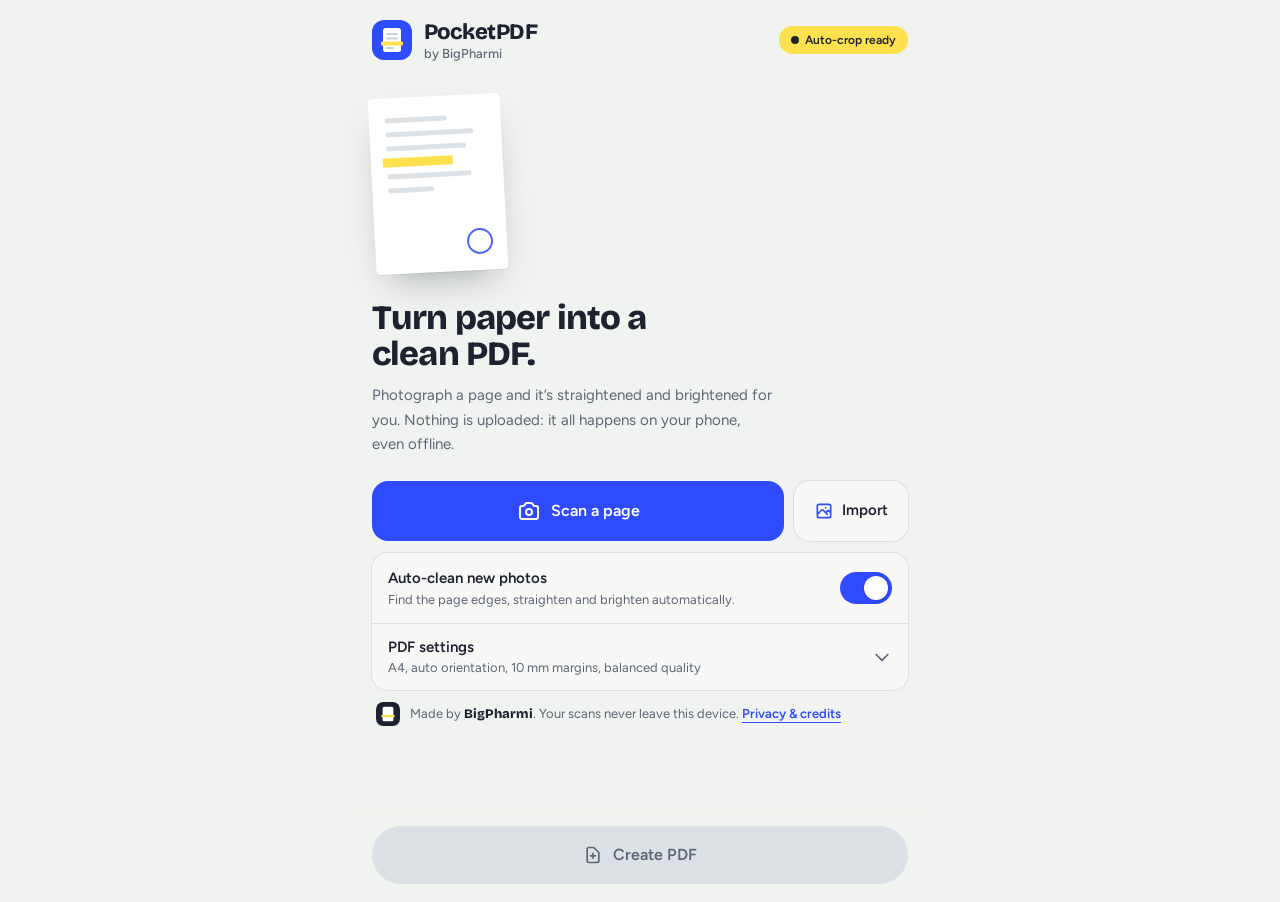
<file: index.html>
<!DOCTYPE html>
<html lang="en">
<head>
  <meta charset="UTF-8" />
  <meta name="viewport" content="width=device-width, initial-scale=1.0, viewport-fit=cover" />
  <title>PocketPDF Scanner by BigPharmi</title>
  <meta name="description" content="Scan paper into clean PDFs on your phone. Cropping, clean-up and PDF creation all happen on your device. Made by BigPharmi." />
  <meta name="author" content="BigPharmi" />
  <meta name="app-version" content="v2.1.2" />
  <meta name="theme-color" content="#F1F3F0" />
  <meta name="apple-mobile-web-app-capable" content="yes" />
  <meta name="mobile-web-app-capable" content="yes" />
  <meta name="apple-mobile-web-app-status-bar-style" content="default" />
  <meta name="apple-mobile-web-app-title" content="PocketPDF" />
  <link rel="manifest" href="manifest.webmanifest" />
  <link rel="icon" type="image/png" sizes="192x192" href="icons/icon-192.png" />
  <link rel="apple-touch-icon" href="icons/apple-touch-icon.png" />
  <link rel="preload" href="fonts/bricolage-grotesque-latin-800-normal.woff2" as="font" type="font/woff2" crossorigin />
  <link rel="preload" href="fonts/figtree-latin-500-normal.woff2" as="font" type="font/woff2" crossorigin />
  <link rel="stylesheet" href="css/app.css" />

  <script src="vendor/Sortable.min.js" defer></script>
  <script src="js/imaging.js" defer></script>
  <script src="js/app.js" defer></script>
</head>
<body class="bg-paper text-graphite font-sans antialiased min-h-screen flex flex-col selection:bg-hilite selection:text-graphite">

  <noscript>
    <p class="m-5 p-4 rounded-xl bg-sheet text-sm">PocketPDF needs JavaScript turned on.</p>
  </noscript>

  <input type="file" id="cameraInput" accept="image/*" capture="environment" class="hidden" aria-hidden="true" tabindex="-1" />
  <input type="file" id="galleryInput" accept="image/*,.heic,.heif" multiple class="hidden" aria-hidden="true" tabindex="-1" />

  <!-- ==================== HEADER ==================== -->
  <header class="pt-safe-header">
    <div class="max-w-xl mx-auto px-5 pt-5 pb-2 flex items-center justify-between gap-3">
      <div class="flex items-center gap-3 min-w-0">
        <svg class="w-10 h-10 shrink-0" viewBox="0 0 40 40" aria-hidden="true">
          <rect width="40" height="40" rx="12" fill="#2F4BFF" />
          <rect x="11" y="8" width="18" height="24" rx="2.5" fill="#fff" />
          <rect x="14" y="13" width="12" height="2" rx="1" fill="#C9D0DA" />
          <rect x="14" y="17.5" width="12" height="2" rx="1" fill="#C9D0DA" />
          <rect x="9" y="21.5" width="22" height="4" rx="1" fill="#FFE14D" />
          <rect x="14" y="27" width="8" height="2" rx="1" fill="#C9D0DA" />
        </svg>
        <div class="min-w-0 leading-none">
          <h1 class="font-display text-[1.375rem] font-extrabold tracking-tight">PocketPDF</h1>
          <p class="mt-1 text-[13px] font-medium text-muted">by BigPharmi</p>
        </div>
      </div>

      <div id="engineStatusPill" role="status" class="inline-flex items-center gap-1.5 px-3 py-1.5 rounded-full bg-sheet text-xs font-semibold text-muted">
        <span id="engineStatusDot" class="w-2 h-2 rounded-full bg-line"></span>
        <span id="engineStatusText">Starting auto-crop</span>
      </div>
    </div>
  </header>

  <!-- ==================== MAIN ==================== -->
  <main id="mainArea" class="flex-1 w-full max-w-xl mx-auto px-5 pt-3 pb-36">

    <!-- Empty-state hero: a sheet being scanned -->
    <section id="emptyState" class="pt-4 pb-6">
      <div class="hero-sheet-wrap" aria-hidden="true">
        <div class="hero-sheet">
          <span class="hero-line w-[62%]"></span>
          <span class="hero-line w-[88%]"></span>
          <span class="hero-line w-[80%]"></span>
          <span class="hero-line hero-line--mark w-[70%]"></span>
          <span class="hero-line w-[84%]"></span>
          <span class="hero-line w-[46%]"></span>
          <span class="hero-stamp"></span>
          <span class="hero-beam"></span>
        </div>
      </div>
      <h2 class="mt-7 font-display text-[2.125rem] leading-[1.05] font-extrabold tracking-tight max-w-[16ch]">Turn paper into a clean PDF.</h2>
      <p class="mt-3 text-[15px] leading-relaxed text-muted max-w-[40ch]">
        Photograph a page and it’s straightened and brightened for you. Nothing is uploaded: it all happens on your phone, even offline.
      </p>
    </section>

    <!-- Capture -->
    <section aria-label="Add pages" class="grid grid-cols-[1fr_auto] gap-2.5">
      <button id="takePhotoBtn" type="button"
        class="min-h-[60px] px-5 rounded-2xl bg-ultra hover:bg-ultradark active:scale-[0.98] text-white font-semibold text-base flex items-center justify-center gap-2.5 transition">
        <svg class="w-6 h-6 shrink-0" fill="none" viewBox="0 0 24 24" stroke="currentColor" stroke-width="1.9" aria-hidden="true">
          <path stroke-linecap="round" stroke-linejoin="round" d="M3 9a2 2 0 012-2h.93a2 2 0 001.664-.89l.812-1.22A2 2 0 0110.07 4h3.86a2 2 0 011.664.89l.812 1.22A2 2 0 0018.07 7H19a2 2 0 012 2v9a2 2 0 01-2 2H5a2 2 0 01-2-2V9z" />
          <path stroke-linecap="round" stroke-linejoin="round" d="M15 13a3 3 0 11-6 0 3 3 0 016 0z" />
        </svg>
        <span>Scan a page</span>
      </button>
      <button id="addPhotosBtn" type="button"
        class="min-h-[60px] px-5 rounded-2xl bg-sheet hover:bg-white active:scale-[0.98] text-graphite font-semibold text-[15px] flex items-center justify-center gap-2 transition ring-1 ring-line">
        <svg class="w-5 h-5 shrink-0 text-ultra" fill="none" viewBox="0 0 24 24" stroke="currentColor" stroke-width="2" aria-hidden="true">
          <path stroke-linecap="round" stroke-linejoin="round" d="M4 16l4.586-4.586a2 2 0 012.828 0L16 16m-2-2l1.586-1.586a2 2 0 012.828 0L20 14m-6-6h.01M6 20h12a2 2 0 002-2V6a2 2 0 00-2-2H6a2 2 0 00-2 2v12a2 2 0 002 2z" />
        </svg>
        <span>Import</span>
      </button>
    </section>

    <!-- Options: grouped list -->
    <section aria-label="Options" class="mt-3 rounded-2xl bg-sheet ring-1 ring-line overflow-hidden">
      <div class="px-4 py-3.5 flex items-center justify-between gap-4">
        <div class="min-w-0">
          <p id="autoScanLabel" class="text-[15px] font-semibold">Auto-clean new photos</p>
          <p id="autoScanDesc" class="text-[13px] leading-snug text-muted mt-0.5">Find the page edges, straighten and brighten automatically.</p>
        </div>
        <label class="relative inline-flex items-center cursor-pointer shrink-0">
          <input type="checkbox" id="autoScanToggle" class="sr-only peer" role="switch" aria-labelledby="autoScanLabel" aria-describedby="autoScanDesc" checked />
          <span class="toggle-track"></span>
        </label>
      </div>

      <button id="settingsToggleBtn" type="button" aria-expanded="false" aria-controls="settingsBody"
        class="w-full min-h-[56px] px-4 py-3 flex items-center justify-between gap-3 text-left border-t border-line hover:bg-paper/60 transition-colors">
        <div class="min-w-0">
          <p class="text-[15px] font-semibold">PDF settings</p>
          <p id="settingsSummary" class="text-[13px] text-muted truncate">A4, auto orientation, 10 mm margins, balanced quality</p>
        </div>
        <svg id="settingsChevron" class="w-5 h-5 text-muted shrink-0 transition-transform duration-200" fill="none" viewBox="0 0 24 24" stroke="currentColor" stroke-width="2" aria-hidden="true">
          <path stroke-linecap="round" stroke-linejoin="round" d="M19 9l-7 7-7-7" />
        </svg>
      </button>

      <div id="settingsBody" class="hidden px-4 pb-4 pt-1 space-y-3.5">
        <div>
          <label for="filenameInput" class="field-label">File name</label>
          <div class="relative flex items-center">
            <input type="text" id="filenameInput" autocomplete="off" class="field pr-12" placeholder="scan_2026-01-01" />
            <span class="absolute right-3.5 text-sm font-medium text-muted pointer-events-none" aria-hidden="true">.pdf</span>
          </div>
        </div>
        <div class="grid grid-cols-2 gap-3">
          <div>
            <label for="pageSizeSelect" class="field-label">Page size</label>
            <select id="pageSizeSelect" class="field">
              <option value="a4" selected>A4</option>
              <option value="letter">US Letter</option>
              <option value="fit">Fit to photo</option>
            </select>
          </div>
          <div>
            <label for="orientationSelect" class="field-label">Orientation</label>
            <select id="orientationSelect" class="field disabled:opacity-50">
              <option value="auto" selected>Auto</option>
              <option value="portrait">Portrait</option>
              <option value="landscape">Landscape</option>
            </select>
          </div>
          <div>
            <label for="marginSelect" class="field-label">Margins</label>
            <select id="marginSelect" class="field">
              <option value="0">None</option>
              <option value="10" selected>10 mm</option>
              <option value="20">20 mm</option>
            </select>
          </div>
          <div>
            <label for="qualitySelect" class="field-label">Quality</label>
            <select id="qualitySelect" class="field">
              <option value="high">High</option>
              <option value="balanced" selected>Balanced</option>
              <option value="small">Smallest file</option>
            </select>
          </div>
        </div>
        <p class="text-[13px] text-muted leading-snug">Black &amp; white pages are always kept lossless, so text stays sharp.</p>
      </div>
    </section>

    <!-- Credit -->
    <footer class="mt-3 px-1 flex items-center gap-2.5 text-[13px] text-muted">
      <svg class="w-6 h-6 shrink-0" viewBox="0 0 40 40" aria-hidden="true">
        <rect width="40" height="40" rx="12" fill="#1E2230" />
        <rect x="11" y="8" width="18" height="24" rx="2.5" fill="#fff" />
        <rect x="9" y="21.5" width="22" height="4" rx="1" fill="#FFE14D" />
      </svg>
      <p>Made by <span class="font-display font-extrabold text-graphite">BigPharmi</span>. Your scans never leave this device. <a href="about.html" class="font-semibold text-ultra underline underline-offset-4 whitespace-nowrap">Privacy &amp; credits</a></p>
    </footer>

    <!-- Pages -->
    <section aria-label="Your pages" class="mt-8">
      <div id="queueHeader" class="hidden mb-3 flex items-baseline justify-between gap-3">
        <h2 class="font-display text-xl font-extrabold tracking-tight">Your pages <span id="queueCountLabel" class="text-muted font-bold">0</span></h2>
        <button id="clearAllBtn" type="button" class="hidden min-h-[40px] px-2 text-sm font-semibold text-danger hover:underline underline-offset-4">Clear all</button>
      </div>
      <p id="reorderHint" class="hidden -mt-1 mb-3 text-[13px] text-muted">Tap a page to crop or clean it up. Press and hold to drag it into a new order.</p>
      <div id="pageList" class="grid grid-cols-2 gap-x-3 gap-y-5"></div>
    </section>

  </main>

  <!-- ==================== FLOATING CREATE BUTTON ==================== -->
  <div class="fixed bottom-0 inset-x-0 z-30 pointer-events-none pb-safe">
    <div class="max-w-xl mx-auto px-5 pt-6 bg-gradient-to-t from-paper from-55% via-paper/95 to-transparent">
      <button id="createPdfBtn" type="button" disabled
        class="pointer-events-auto w-full min-h-[58px] px-5 rounded-full bg-graphite hover:bg-black active:scale-[0.98] disabled:bg-line disabled:text-muted disabled:active:scale-100 disabled:cursor-not-allowed text-white font-semibold text-base flex items-center justify-center gap-2.5 transition shadow-float disabled:shadow-none">
        <svg class="w-5 h-5 shrink-0" fill="none" viewBox="0 0 24 24" stroke="currentColor" stroke-width="2" aria-hidden="true">
          <path stroke-linecap="round" stroke-linejoin="round" d="M9 13h6m-3-3v6m5 5H7a2 2 0 01-2-2V5a2 2 0 012-2h5.586a1 1 0 01.707.293l5.414 5.414a1 1 0 01.293.707V19a2 2 0 01-2 2z" />
        </svg>
        <span id="createPdfLabel">Create PDF</span>
      </button>
    </div>
  </div>

  <!-- ==================== EDITOR (crop + clean up) ==================== -->
  <div id="studioModal" role="dialog" aria-modal="true" aria-label="Edit page"
    class="hidden fixed inset-0 z-50 bg-studio text-white flex flex-col">
    <div class="pt-safe px-3 pb-3 flex items-center justify-between gap-2 shrink-0">
      <button id="studioCloseBtn" type="button" aria-label="Cancel editing"
        class="min-h-[44px] min-w-[44px] px-3 rounded-full text-white/75 hover:text-white hover:bg-studio2 text-sm font-semibold flex items-center justify-center gap-1 transition-colors">
        <svg class="w-5 h-5" fill="none" viewBox="0 0 24 24" stroke="currentColor" stroke-width="2" aria-hidden="true">
          <path stroke-linecap="round" stroke-linejoin="round" d="M6 18L18 6M6 6l12 12" />
        </svg>
        <span class="hidden sm:inline">Cancel</span>
      </button>

      <div class="bg-studio2 p-1 rounded-full flex items-center" role="tablist" aria-label="Editing step">
        <button id="tabCropBtn" type="button" role="tab" aria-selected="true" class="seg-tab">Crop</button>
        <button id="tabFilterBtn" type="button" role="tab" aria-selected="false" class="seg-tab">Clean up</button>
      </div>

      <button id="studioPrimaryBtn" type="button"
        class="min-h-[44px] px-5 rounded-full bg-ultra hover:bg-ultradark active:scale-95 text-white text-sm font-semibold transition">
        Next
      </button>
    </div>

    <!-- Crop -->
    <div id="studioCropPane" class="flex-1 flex flex-col min-h-0 relative">
      <div id="cropStage" class="flex-1 relative min-h-0 w-full flex items-center justify-center p-4 overflow-hidden">
        <canvas id="cropCanvas" class="block rounded-md" aria-label="Drag the corner or edge handles to fit the page"></canvas>

        <div id="cropLoading" class="hidden absolute inset-0 flex items-center justify-center">
          <div class="busy-chip"><span class="busy-dot"></span><span>Opening page</span></div>
        </div>

        <div id="loupeContainer" aria-hidden="true"
          class="hidden fixed z-50 pointer-events-none w-[116px] h-[116px] rounded-full ring-4 ring-hilite overflow-hidden bg-studio">
          <canvas id="loupeCanvas" width="116" height="116" class="w-full h-full block"></canvas>
        </div>
      </div>

      <div class="px-4 pt-2 pb-safe shrink-0">
        <p class="text-center text-[13px] text-white/60 mb-3">Drag the yellow handles to the page edges.</p>
        <div class="max-w-md mx-auto grid grid-cols-4 gap-2">
          <button id="cropAutoBtn" type="button" class="studio-tool">
            <svg class="w-5 h-5" fill="none" viewBox="0 0 24 24" stroke="currentColor" stroke-width="1.9" aria-hidden="true">
              <path stroke-linecap="round" stroke-linejoin="round" d="M5 3v4M3 5h4M6 17v4m-2-2h4m5-16l2.286 6.857L21 12l-5.714 2.143L13 21l-2.286-6.857L5 12l5.714-2.143L13 3z" />
            </svg>
            <span>Auto-find</span>
          </button>
          <button id="cropFullBtn" type="button" class="studio-tool">
            <svg class="w-5 h-5" fill="none" viewBox="0 0 24 24" stroke="currentColor" stroke-width="1.9" aria-hidden="true">
              <path stroke-linecap="round" stroke-linejoin="round" d="M4 8V4m0 0h4M4 4l5 5m11-1V4m0 0h-4m4 0l-5 5M4 16v4m0 0h4m-4 0l5-5m11 5l-5-5m5 5v-4m0 4h-4" />
            </svg>
            <span>Whole photo</span>
          </button>
          <button id="cropRotateBtn" type="button" class="studio-tool">
            <svg class="w-5 h-5" fill="none" viewBox="0 0 24 24" stroke="currentColor" stroke-width="1.9" aria-hidden="true">
              <path stroke-linecap="round" stroke-linejoin="round" d="M4 4v5h.582m15.356 2A8.001 8.001 0 004.582 9m0 0H9m11 11v-5h-.581m0 0a8.003 8.003 0 01-15.357-2m15.357 2H15" />
            </svg>
            <span>Rotate</span>
          </button>
          <button id="cropAspectBtn" type="button" class="studio-tool" aria-label="Page shape: as photographed. Tap to change">
            <svg class="w-5 h-5" fill="none" viewBox="0 0 24 24" stroke="currentColor" stroke-width="1.9" aria-hidden="true">
              <rect x="6" y="3" width="12" height="18" rx="1.5" stroke-linejoin="round" />
            </svg>
            <span id="cropAspectLabel">Shape: auto</span>
          </button>
        </div>
      </div>
    </div>

    <!-- Clean up -->
    <div id="studioFilterPane" class="hidden flex-1 flex flex-col min-h-0">
      <div class="flex-1 min-h-0 w-full flex items-center justify-center p-5 overflow-hidden relative">
        <canvas id="filterPreviewCanvas" class="max-w-full max-h-full object-contain rounded-[3px] bg-white shadow-sheet" aria-label="Cleaned-up page preview"></canvas>
        <div id="filterLoadingBadge" class="hidden absolute inset-0 bg-studio/60 flex items-center justify-center">
          <div class="busy-chip"><span class="busy-dot"></span><span>Straightening page</span></div>
        </div>
      </div>

      <div class="px-4 pt-1 pb-safe space-y-4 shrink-0">
        <div class="max-w-md mx-auto space-y-4">
          <div id="filterPills" class="flex items-center gap-2 overflow-x-auto no-scrollbar -mx-1 px-1 pb-0.5" role="group" aria-label="Look">
            <button type="button" data-filter="magic" aria-pressed="false" class="filter-pill">Bright</button>
            <button type="button" data-filter="bw" aria-pressed="false" class="filter-pill">Black &amp; white</button>
            <button type="button" data-filter="grayscale" aria-pressed="false" class="filter-pill">Grey</button>
            <button type="button" data-filter="lighten" aria-pressed="false" class="filter-pill">Lighter</button>
            <button type="button" data-filter="original" aria-pressed="false" class="filter-pill">Original</button>
          </div>

          <div class="grid grid-cols-2 gap-5">
            <div class="space-y-1.5">
              <div class="flex items-center justify-between text-[13px] font-medium text-white/70">
                <label for="brightnessSlider">Brightness</label>
                <span id="brightnessVal" class="tabular-nums text-white">0</span>
              </div>
              <input id="brightnessSlider" type="range" min="-50" max="50" value="0" class="scanner-slider w-full" />
            </div>
            <div class="space-y-1.5">
              <div class="flex items-center justify-between text-[13px] font-medium text-white/70">
                <label for="contrastSlider">Contrast</label>
                <span id="contrastVal" class="tabular-nums text-white">0</span>
              </div>
              <input id="contrastSlider" type="range" min="-50" max="50" value="0" class="scanner-slider w-full" />
            </div>
          </div>

          <button id="saveNextBtn" type="button"
            class="hidden w-full min-h-[50px] px-4 rounded-full bg-studio2 hover:bg-studio3 active:scale-[0.98] text-white text-[15px] font-semibold flex items-center justify-center gap-2 transition">
            <svg class="w-5 h-5 text-hilite" fill="none" viewBox="0 0 24 24" stroke="currentColor" stroke-width="1.9" aria-hidden="true">
              <path stroke-linecap="round" stroke-linejoin="round" d="M3 9a2 2 0 012-2h.93a2 2 0 001.664-.89l.812-1.22A2 2 0 0110.07 4h3.86a2 2 0 011.664.89l.812 1.22A2 2 0 0018.07 7H19a2 2 0 012 2v9a2 2 0 01-2 2H5a2 2 0 01-2-2V9z" />
              <path stroke-linecap="round" stroke-linejoin="round" d="M15 13a3 3 0 11-6 0 3 3 0 016 0z" />
            </svg>
            <span>Save and scan next page</span>
          </button>
        </div>
      </div>
    </div>
  </div>

  <!-- ==================== PDF READY (bottom sheet) ==================== -->
  <div id="pdfReadyModal" role="dialog" aria-modal="true" aria-labelledby="pdfReadyTitle"
    class="hidden fixed inset-0 z-50 bg-graphite/40 flex items-end sm:items-center justify-center sm:p-4">
    <div class="sheet-panel space-y-5">
      <div class="flex items-center gap-4">
        <div class="w-14 h-[72px] shrink-0 rounded-[3px] bg-white shadow-sheet relative overflow-hidden" aria-hidden="true">
          <span class="absolute left-2 right-3 top-3 h-1 rounded-full bg-line"></span>
          <span class="absolute left-2 right-2 top-6 h-1 rounded-full bg-line"></span>
          <span class="absolute left-1 right-1 top-9 h-2 bg-hilite"></span>
          <span class="absolute left-2 right-5 top-[46px] h-1 rounded-full bg-line"></span>
        </div>
        <div class="min-w-0">
          <h3 id="pdfReadyTitle" class="font-display text-2xl font-extrabold tracking-tight">Your PDF is ready</h3>
          <p id="pdfReadyMeta" class="text-sm text-muted truncate">scan.pdf, 1.2 MB</p>
        </div>
      </div>
      <div class="space-y-2.5">
        <button id="pdfShareBtn" type="button" class="hidden btn-primary w-full">
          <svg class="w-5 h-5" fill="none" viewBox="0 0 24 24" stroke="currentColor" stroke-width="2" aria-hidden="true">
            <path stroke-linecap="round" stroke-linejoin="round" d="M4 12v7a2 2 0 002 2h12a2 2 0 002-2v-7M16 6l-4-4m0 0L8 6m4-4v13" />
          </svg>
          <span>Share or save to Files</span>
        </button>
        <button id="pdfDownloadAgainBtn" type="button" class="btn-secondary w-full">
          <svg class="w-5 h-5" fill="none" viewBox="0 0 24 24" stroke="currentColor" stroke-width="2" aria-hidden="true">
            <path stroke-linecap="round" stroke-linejoin="round" d="M4 16v1a3 3 0 003 3h10a3 3 0 003-3v-1m-4-4l-4 4m0 0l-4-4m4 4V4" />
          </svg>
          <span>Download PDF</span>
        </button>
        <button id="pdfReadyCloseBtn" type="button" class="w-full min-h-[44px] text-sm font-semibold text-muted hover:text-graphite">Done</button>
      </div>
    </div>
  </div>

  <!-- ==================== PROGRESS ==================== -->
  <div id="progressModal" role="dialog" aria-modal="true" aria-labelledby="progressTitle"
    class="hidden fixed inset-0 z-[60] bg-graphite/40 flex items-end sm:items-center justify-center sm:p-4">
    <div class="sheet-panel space-y-4">
      <div>
        <h3 id="progressTitle" class="font-display text-xl font-extrabold tracking-tight">Working</h3>
        <p id="progressStatus" aria-live="polite" class="text-sm text-muted truncate mt-0.5">One moment</p>
      </div>
      <div class="w-full h-2 bg-paper rounded-full overflow-hidden" role="progressbar" aria-labelledby="progressTitle" aria-valuemin="0" aria-valuemax="100">
        <div id="progressBar" class="h-full bg-ultra rounded-full transition-all duration-200" style="width: 0%"></div>
      </div>
    </div>
  </div>

  <!-- ==================== CONFIRM CLEAR ==================== -->
  <div id="confirmClearModal" role="alertdialog" aria-modal="true" aria-labelledby="confirmClearTitle" aria-describedby="confirmClearDesc"
    class="hidden fixed inset-0 z-50 bg-graphite/40 flex items-end sm:items-center justify-center sm:p-4">
    <div class="sheet-panel space-y-5">
      <div class="space-y-1.5">
        <h3 id="confirmClearTitle" class="font-display text-xl font-extrabold tracking-tight">Remove all pages?</h3>
        <p id="confirmClearDesc" class="text-sm text-muted leading-relaxed">This clears every page from PocketPDF. The photos in your gallery are not touched.</p>
      </div>
      <div class="grid grid-cols-2 gap-2.5">
        <button id="cancelClearBtn" type="button" class="btn-secondary">Keep pages</button>
        <button id="confirmClearBtn" type="button" class="min-h-[52px] rounded-2xl bg-danger hover:bg-red-700 text-white font-semibold">Remove all</button>
      </div>
    </div>
  </div>

  <div id="toastContainer" aria-live="polite" class="fixed top-4 inset-x-4 z-[70] max-w-md mx-auto pointer-events-none flex flex-col gap-2 pt-safe-header"></div>
</body>
</html>
</file>
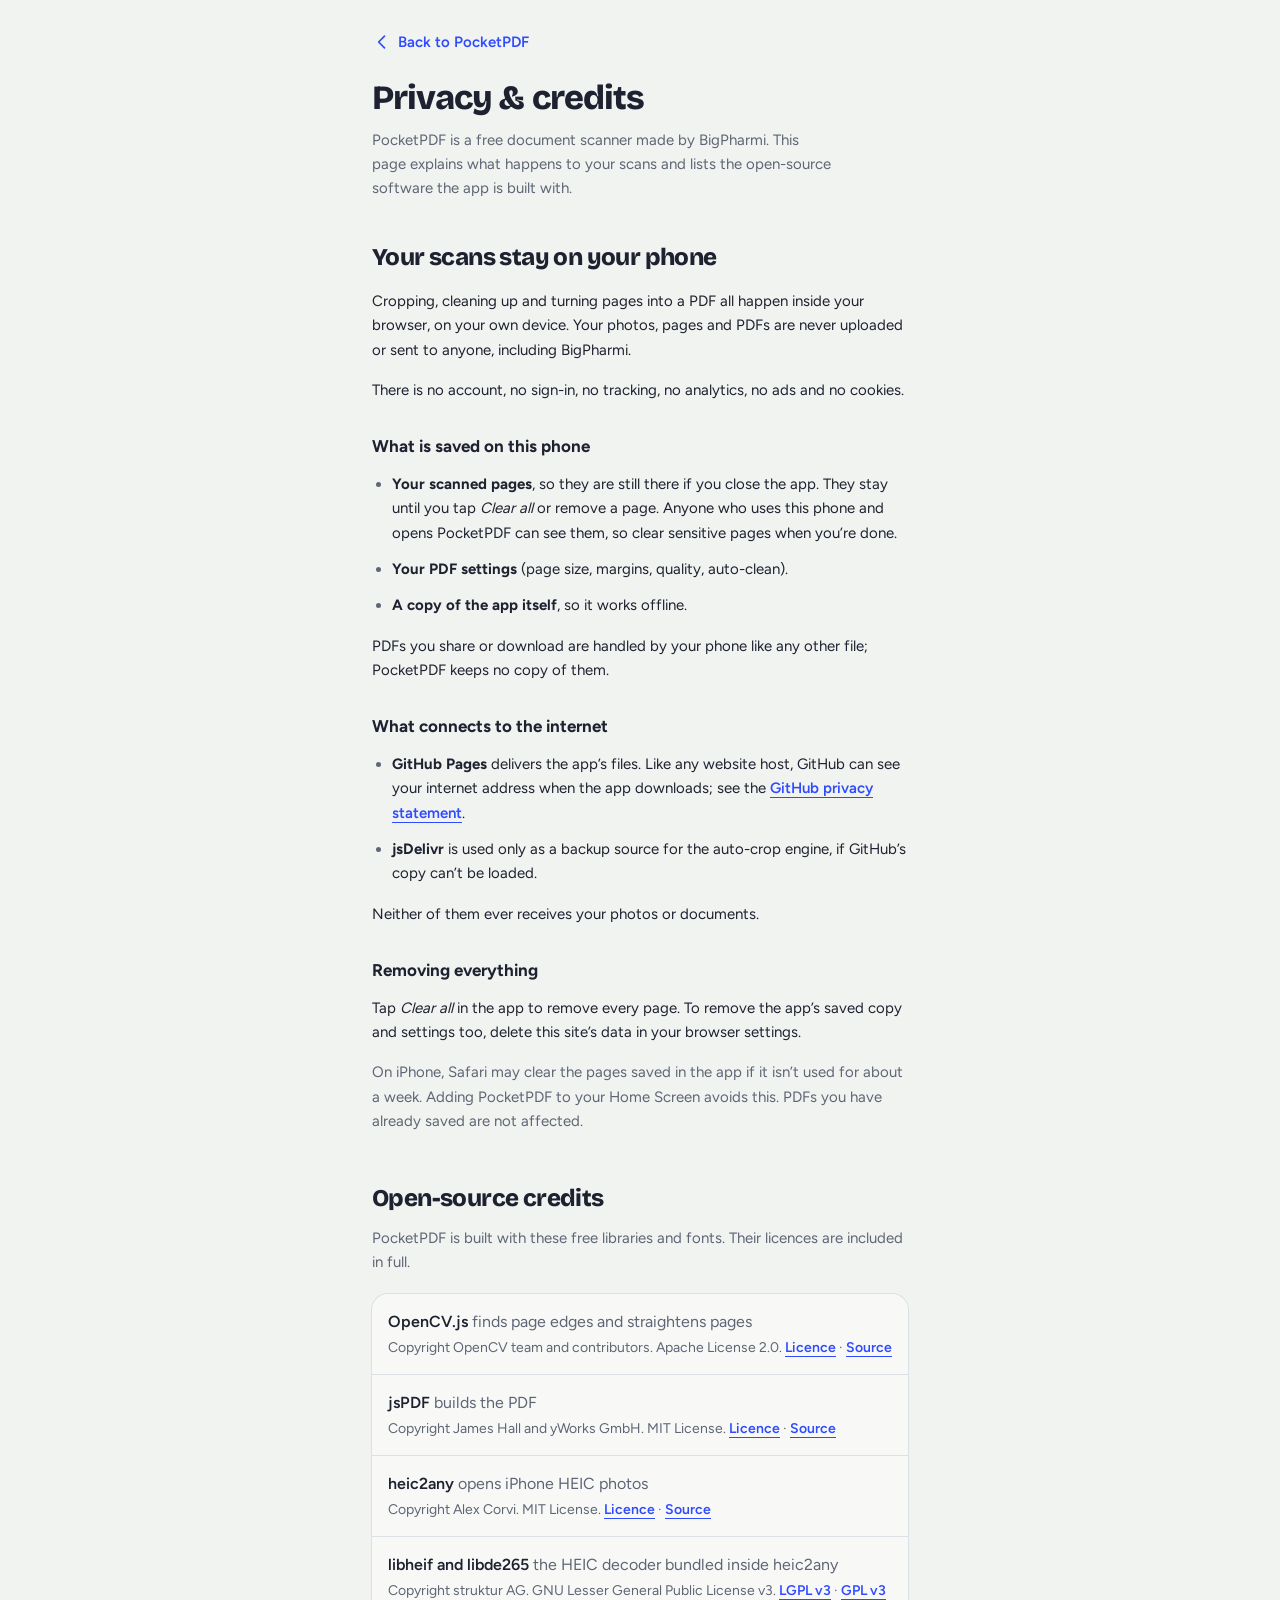
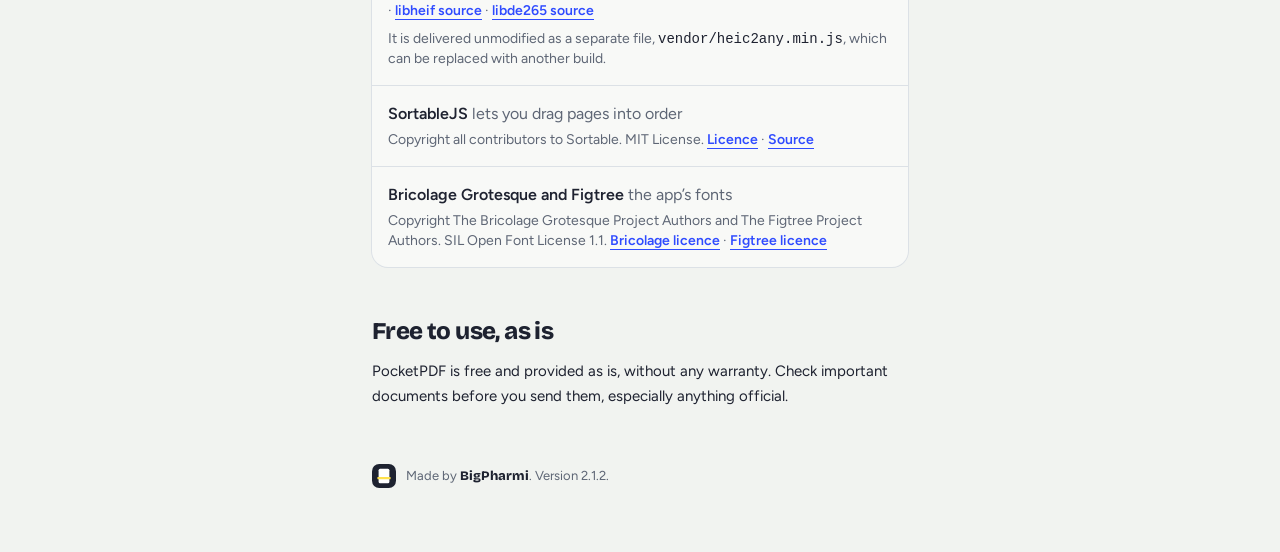
<file: about.html>
<!DOCTYPE html>
<html lang="en">
<head>
  <meta charset="UTF-8" />
  <meta name="viewport" content="width=device-width, initial-scale=1.0, viewport-fit=cover" />
  <title>Privacy & credits · PocketPDF by BigPharmi</title>
  <meta name="description" content="What PocketPDF keeps on your phone, what it never sends anywhere, and the open-source software it is built with." />
  <meta name="theme-color" content="#F1F3F0" />
  <link rel="icon" type="image/png" sizes="192x192" href="icons/icon-192.png" />
  <link rel="apple-touch-icon" href="icons/apple-touch-icon.png" />
  <link rel="stylesheet" href="css/app.css" />
</head>
<body class="bg-paper text-graphite font-sans antialiased min-h-screen">
  <main class="max-w-xl mx-auto px-5 pb-16 pt-safe-header">
    <nav class="pt-5">
      <a href="./" class="inline-flex items-center gap-1.5 min-h-[44px] -ml-1 px-1 text-[15px] font-semibold text-ultra hover:underline underline-offset-4">
        <svg class="w-5 h-5" fill="none" viewBox="0 0 24 24" stroke="currentColor" stroke-width="2" aria-hidden="true"><path stroke-linecap="round" stroke-linejoin="round" d="M15 19l-7-7 7-7" /></svg>
        Back to PocketPDF
      </a>
    </nav>

    <h1 class="mt-4 font-display text-[2.125rem] leading-[1.05] font-extrabold tracking-tight">Privacy &amp; credits</h1>
    <p class="mt-3 text-[15px] leading-relaxed text-muted max-w-[46ch]">PocketPDF is a free document scanner made by BigPharmi. This page explains what happens to your scans and lists the open-source software the app is built with.</p>

    <!-- ===== Privacy ===== -->
    <section class="mt-10" aria-labelledby="privacy">
      <h2 id="privacy" class="font-display text-2xl font-extrabold tracking-tight">Your scans stay on your phone</h2>
      <div class="mt-4 space-y-4 text-[15px] leading-relaxed">
        <p>Cropping, cleaning up and turning pages into a PDF all happen inside your browser, on your own device. Your photos, pages and PDFs are never uploaded or sent to anyone, including BigPharmi.</p>
        <p>There is no account, no sign-in, no tracking, no analytics, no ads and no cookies.</p>
      </div>

      <h3 class="mt-8 text-[17px] font-bold">What is saved on this phone</h3>
      <ul class="mt-3 space-y-3 text-[15px] leading-relaxed list-disc pl-5 marker:text-muted">
        <li><strong>Your scanned pages</strong>, so they are still there if you close the app. They stay until you tap <em>Clear all</em> or remove a page. Anyone who uses this phone and opens PocketPDF can see them, so clear sensitive pages when you’re done.</li>
        <li><strong>Your PDF settings</strong> (page size, margins, quality, auto-clean).</li>
        <li><strong>A copy of the app itself</strong>, so it works offline.</li>
      </ul>
      <p class="mt-4 text-[15px] leading-relaxed">PDFs you share or download are handled by your phone like any other file; PocketPDF keeps no copy of them.</p>

      <h3 class="mt-8 text-[17px] font-bold">What connects to the internet</h3>
      <ul class="mt-3 space-y-3 text-[15px] leading-relaxed list-disc pl-5 marker:text-muted">
        <li><strong>GitHub Pages</strong> delivers the app’s files. Like any website host, GitHub can see your internet address when the app downloads; see the <a class="text-ultra font-semibold underline underline-offset-4" href="https://docs.github.com/en/site-policy/privacy-policies/github-general-privacy-statement" rel="noopener">GitHub privacy statement</a>.</li>
        <li><strong>jsDelivr</strong> is used only as a backup source for the auto-crop engine, if GitHub’s copy can’t be loaded.</li>
      </ul>
      <p class="mt-4 text-[15px] leading-relaxed">Neither of them ever receives your photos or documents.</p>

      <h3 class="mt-8 text-[17px] font-bold">Removing everything</h3>
      <p class="mt-3 text-[15px] leading-relaxed">Tap <em>Clear all</em> in the app to remove every page. To remove the app’s saved copy and settings too, delete this site’s data in your browser settings.</p>
      <p class="mt-4 text-[15px] leading-relaxed text-muted">On iPhone, Safari may clear the pages saved in the app if it isn’t used for about a week. Adding PocketPDF to your Home Screen avoids this. PDFs you have already saved are not affected.</p>
    </section>

    <!-- ===== Credits ===== -->
    <section class="mt-12" aria-labelledby="credits">
      <h2 id="credits" class="font-display text-2xl font-extrabold tracking-tight">Open-source credits</h2>
      <p class="mt-3 text-[15px] leading-relaxed text-muted">PocketPDF is built with these free libraries and fonts. Their licences are included in full.</p>

      <ul class="mt-5 divide-y divide-line rounded-2xl bg-sheet ring-1 ring-line overflow-hidden">
        <li class="p-4">
          <p class="font-semibold">OpenCV.js <span class="font-normal text-muted">finds page edges and straightens pages</span></p>
          <p class="mt-1 text-sm text-muted">Copyright OpenCV team and contributors. Apache License 2.0.
            <a class="text-ultra font-semibold underline underline-offset-4" href="licenses/opencv-Apache-2.0.txt">Licence</a> ·
            <a class="text-ultra font-semibold underline underline-offset-4" href="https://github.com/opencv/opencv" rel="noopener">Source</a></p>
        </li>
        <li class="p-4">
          <p class="font-semibold">jsPDF <span class="font-normal text-muted">builds the PDF</span></p>
          <p class="mt-1 text-sm text-muted">Copyright James Hall and yWorks GmbH. MIT License.
            <a class="text-ultra font-semibold underline underline-offset-4" href="licenses/jspdf-MIT.txt">Licence</a> ·
            <a class="text-ultra font-semibold underline underline-offset-4" href="https://github.com/parallax/jsPDF" rel="noopener">Source</a></p>
        </li>
        <li class="p-4">
          <p class="font-semibold">heic2any <span class="font-normal text-muted">opens iPhone HEIC photos</span></p>
          <p class="mt-1 text-sm text-muted">Copyright Alex Corvi. MIT License.
            <a class="text-ultra font-semibold underline underline-offset-4" href="licenses/heic2any-MIT.txt">Licence</a> ·
            <a class="text-ultra font-semibold underline underline-offset-4" href="https://github.com/alexcorvi/heic2any" rel="noopener">Source</a></p>
        </li>
        <li class="p-4">
          <p class="font-semibold">libheif and libde265 <span class="font-normal text-muted">the HEIC decoder bundled inside heic2any</span></p>
          <p class="mt-1 text-sm text-muted">Copyright struktur AG. GNU Lesser General Public License v3.
            <a class="text-ultra font-semibold underline underline-offset-4" href="licenses/libheif-LGPL-3.0.txt">LGPL v3</a> ·
            <a class="text-ultra font-semibold underline underline-offset-4" href="licenses/GPL-3.0.txt">GPL v3</a> ·
            <a class="text-ultra font-semibold underline underline-offset-4" href="https://github.com/strukturag/libheif" rel="noopener">libheif source</a> ·
            <a class="text-ultra font-semibold underline underline-offset-4" href="https://github.com/strukturag/libde265" rel="noopener">libde265 source</a></p>
          <p class="mt-2 text-sm text-muted">It is delivered unmodified as a separate file, <code class="text-graphite">vendor/heic2any.min.js</code>, which can be replaced with another build.</p>
        </li>
        <li class="p-4">
          <p class="font-semibold">SortableJS <span class="font-normal text-muted">lets you drag pages into order</span></p>
          <p class="mt-1 text-sm text-muted">Copyright all contributors to Sortable. MIT License.
            <a class="text-ultra font-semibold underline underline-offset-4" href="licenses/sortablejs-MIT.txt">Licence</a> ·
            <a class="text-ultra font-semibold underline underline-offset-4" href="https://github.com/SortableJS/Sortable" rel="noopener">Source</a></p>
        </li>
        <li class="p-4">
          <p class="font-semibold">Bricolage Grotesque and Figtree <span class="font-normal text-muted">the app’s fonts</span></p>
          <p class="mt-1 text-sm text-muted">Copyright The Bricolage Grotesque Project Authors and The Figtree Project Authors. SIL Open Font License 1.1.
            <a class="text-ultra font-semibold underline underline-offset-4" href="licenses/OFL-Bricolage-Grotesque.txt">Bricolage licence</a> ·
            <a class="text-ultra font-semibold underline underline-offset-4" href="licenses/OFL-Figtree.txt">Figtree licence</a></p>
        </li>
      </ul>
    </section>

    <section class="mt-12" aria-labelledby="terms">
      <h2 id="terms" class="font-display text-2xl font-extrabold tracking-tight">Free to use, as is</h2>
      <p class="mt-3 text-[15px] leading-relaxed">PocketPDF is free and provided as is, without any warranty. Check important documents before you send them, especially anything official.</p>
    </section>

    <footer class="mt-14 flex items-center gap-2.5 text-[13px] text-muted">
      <svg class="w-6 h-6 shrink-0" viewBox="0 0 40 40" aria-hidden="true">
        <rect width="40" height="40" rx="12" fill="#1E2230" />
        <rect x="11" y="8" width="18" height="24" rx="2.5" fill="#fff" />
        <rect x="9" y="21.5" width="22" height="4" rx="1" fill="#FFE14D" />
      </svg>
      <p>Made by <span class="font-display font-extrabold text-graphite">BigPharmi</span>. <span id="appVersion"></span></p>
    </footer>
  </main>
  <script>
    (function () {
      // Show the version that is running (read from the app page in the offline copy)
      fetch('index.html').then(function (r) { return r.text(); }).then(function (t) {
        var m = t.match(/name="app-version" content="([^"]+)"/);
        if (m) document.getElementById('appVersion').textContent = 'Version ' + m[1].replace(/^v/, '') + '.';
      }).catch(function () {});
    })();
  </script>
</body>
</html>
</file>
<file: css/app.css>
/*! pocketpdf v2.1.2 */
@font-face{font-family:Bricolage Grotesque;font-style:normal;font-weight:700;font-display:swap;src:url(../fonts/bricolage-grotesque-latin-700-normal.woff2) format("woff2")}@font-face{font-family:Bricolage Grotesque;font-style:normal;font-weight:800;font-display:swap;src:url(../fonts/bricolage-grotesque-latin-800-normal.woff2) format("woff2")}@font-face{font-family:Figtree;font-style:normal;font-weight:400;font-display:swap;src:url(../fonts/figtree-latin-400-normal.woff2) format("woff2")}@font-face{font-family:Figtree;font-style:normal;font-weight:500;font-display:swap;src:url(../fonts/figtree-latin-500-normal.woff2) format("woff2")}@font-face{font-family:Figtree;font-style:normal;font-weight:600;font-display:swap;src:url(../fonts/figtree-latin-600-normal.woff2) format("woff2")}@font-face{font-family:Figtree;font-style:normal;font-weight:700;font-display:swap;src:url(../fonts/figtree-latin-700-normal.woff2) format("woff2")}*,:after,:before{--tw-border-spacing-x:0;--tw-border-spacing-y:0;--tw-translate-x:0;--tw-translate-y:0;--tw-rotate:0;--tw-skew-x:0;--tw-skew-y:0;--tw-scale-x:1;--tw-scale-y:1;--tw-pan-x: ;--tw-pan-y: ;--tw-pinch-zoom: ;--tw-scroll-snap-strictness:proximity;--tw-gradient-from-position: ;--tw-gradient-via-position: ;--tw-gradient-to-position: ;--tw-ordinal: ;--tw-slashed-zero: ;--tw-numeric-figure: ;--tw-numeric-spacing: ;--tw-numeric-fraction: ;--tw-ring-inset: ;--tw-ring-offset-width:0px;--tw-ring-offset-color:#fff;--tw-ring-color:rgba(59,130,246,.5);--tw-ring-offset-shadow:0 0 #0000;--tw-ring-shadow:0 0 #0000;--tw-shadow:0 0 #0000;--tw-shadow-colored:0 0 #0000;--tw-blur: ;--tw-brightness: ;--tw-contrast: ;--tw-grayscale: ;--tw-hue-rotate: ;--tw-invert: ;--tw-saturate: ;--tw-sepia: ;--tw-drop-shadow: ;--tw-backdrop-blur: ;--tw-backdrop-brightness: ;--tw-backdrop-contrast: ;--tw-backdrop-grayscale: ;--tw-backdrop-hue-rotate: ;--tw-backdrop-invert: ;--tw-backdrop-opacity: ;--tw-backdrop-saturate: ;--tw-backdrop-sepia: ;--tw-contain-size: ;--tw-contain-layout: ;--tw-contain-paint: ;--tw-contain-style: }::backdrop{--tw-border-spacing-x:0;--tw-border-spacing-y:0;--tw-translate-x:0;--tw-translate-y:0;--tw-rotate:0;--tw-skew-x:0;--tw-skew-y:0;--tw-scale-x:1;--tw-scale-y:1;--tw-pan-x: ;--tw-pan-y: ;--tw-pinch-zoom: ;--tw-scroll-snap-strictness:proximity;--tw-gradient-from-position: ;--tw-gradient-via-position: ;--tw-gradient-to-position: ;--tw-ordinal: ;--tw-slashed-zero: ;--tw-numeric-figure: ;--tw-numeric-spacing: ;--tw-numeric-fraction: ;--tw-ring-inset: ;--tw-ring-offset-width:0px;--tw-ring-offset-color:#fff;--tw-ring-color:rgba(59,130,246,.5);--tw-ring-offset-shadow:0 0 #0000;--tw-ring-shadow:0 0 #0000;--tw-shadow:0 0 #0000;--tw-shadow-colored:0 0 #0000;--tw-blur: ;--tw-brightness: ;--tw-contrast: ;--tw-grayscale: ;--tw-hue-rotate: ;--tw-invert: ;--tw-saturate: ;--tw-sepia: ;--tw-drop-shadow: ;--tw-backdrop-blur: ;--tw-backdrop-brightness: ;--tw-backdrop-contrast: ;--tw-backdrop-grayscale: ;--tw-backdrop-hue-rotate: ;--tw-backdrop-invert: ;--tw-backdrop-opacity: ;--tw-backdrop-saturate: ;--tw-backdrop-sepia: ;--tw-contain-size: ;--tw-contain-layout: ;--tw-contain-paint: ;--tw-contain-style: }

/*! tailwindcss v3.4.14 | MIT License | https://tailwindcss.com*/*,:after,:before{box-sizing:border-box;border:0 solid #e5e7eb}:after,:before{--tw-content:""}:host,html{line-height:1.5;-webkit-text-size-adjust:100%;-moz-tab-size:4;-o-tab-size:4;tab-size:4;font-family:Figtree,system-ui,-apple-system,Segoe UI,Roboto,sans-serif;font-feature-settings:normal;font-variation-settings:normal;-webkit-tap-highlight-color:transparent}body{margin:0;line-height:inherit}hr{height:0;color:inherit;border-top-width:1px}abbr:where([title]){-webkit-text-decoration:underline dotted;text-decoration:underline dotted}h1,h2,h3,h4,h5,h6{font-size:inherit;font-weight:inherit}a{color:inherit;text-decoration:inherit}b,strong{font-weight:bolder}code,kbd,pre,samp{font-family:ui-monospace,SFMono-Regular,Menlo,Monaco,Consolas,Liberation Mono,Courier New,monospace;font-feature-settings:normal;font-variation-settings:normal;font-size:1em}small{font-size:80%}sub,sup{font-size:75%;line-height:0;position:relative;vertical-align:baseline}sub{bottom:-.25em}sup{top:-.5em}table{text-indent:0;border-color:inherit;border-collapse:collapse}button,input,optgroup,select,textarea{font-family:inherit;font-feature-settings:inherit;font-variation-settings:inherit;font-size:100%;font-weight:inherit;line-height:inherit;letter-spacing:inherit;color:inherit;margin:0;padding:0}button,select{text-transform:none}button,input:where([type=button]),input:where([type=reset]),input:where([type=submit]){-webkit-appearance:button;background-color:transparent;background-image:none}:-moz-focusring{outline:auto}:-moz-ui-invalid{box-shadow:none}progress{vertical-align:baseline}::-webkit-inner-spin-button,::-webkit-outer-spin-button{height:auto}[type=search]{-webkit-appearance:textfield;outline-offset:-2px}::-webkit-search-decoration{-webkit-appearance:none}::-webkit-file-upload-button{-webkit-appearance:button;font:inherit}summary{display:list-item}blockquote,dd,dl,figure,h1,h2,h3,h4,h5,h6,hr,p,pre{margin:0}fieldset{margin:0}fieldset,legend{padding:0}menu,ol,ul{list-style:none;margin:0;padding:0}dialog{padding:0}textarea{resize:vertical}input::-moz-placeholder,textarea::-moz-placeholder{opacity:1;color:#9ca3af}input::placeholder,textarea::placeholder{opacity:1;color:#9ca3af}[role=button],button{cursor:pointer}:disabled{cursor:default}audio,canvas,embed,iframe,img,object,svg,video{display:block;vertical-align:middle}img,video{max-width:100%;height:auto}[hidden]:where(:not([hidden=until-found])){display:none}html{-webkit-tap-highlight-color:transparent;overscroll-behavior-y:contain;overflow-x:hidden}body{overflow-x:clip}:focus-visible{outline:2.5px solid #2f4bff;outline-offset:2px}#studioModal :focus-visible{outline-color:#ffe14d}.pb-safe{padding-bottom:max(1rem,env(safe-area-inset-bottom))}.pt-safe{padding-top:max(.75rem,env(safe-area-inset-top))}.pt-safe-header{padding-top:env(safe-area-inset-top)}.field-label{margin-bottom:.375rem;display:block;font-size:13px;font-weight:600;--tw-text-opacity:1;color:rgb(94 102 117/var(--tw-text-opacity))}.field{min-height:46px;width:100%;border-radius:.75rem;--tw-bg-opacity:1;background-color:rgb(241 243 240/var(--tw-bg-opacity));padding-left:.875rem;padding-right:.875rem;font-size:1rem;line-height:1.5rem;font-weight:500;--tw-text-opacity:1;color:rgb(30 34 48/var(--tw-text-opacity));outline:2px solid transparent;outline-offset:2px;--tw-ring-offset-shadow:var(--tw-ring-inset) 0 0 0 var(--tw-ring-offset-width) var(--tw-ring-offset-color);--tw-ring-shadow:var(--tw-ring-inset) 0 0 0 calc(1px + var(--tw-ring-offset-width)) var(--tw-ring-color);box-shadow:var(--tw-ring-offset-shadow),var(--tw-ring-shadow),var(--tw-shadow,0 0 #0000);--tw-ring-color:transparent;transition-property:color,background-color,border-color,text-decoration-color,fill,stroke,opacity,box-shadow,transform,filter,-webkit-backdrop-filter;transition-property:color,background-color,border-color,text-decoration-color,fill,stroke,opacity,box-shadow,transform,filter,backdrop-filter;transition-property:color,background-color,border-color,text-decoration-color,fill,stroke,opacity,box-shadow,transform,filter,backdrop-filter,-webkit-backdrop-filter;transition-timing-function:cubic-bezier(.4,0,.2,1);transition-duration:.15s}.field:focus{--tw-bg-opacity:1;background-color:rgb(255 255 255/var(--tw-bg-opacity));--tw-ring-offset-shadow:var(--tw-ring-inset) 0 0 0 var(--tw-ring-offset-width) var(--tw-ring-offset-color);--tw-ring-shadow:var(--tw-ring-inset) 0 0 0 calc(2px + var(--tw-ring-offset-width)) var(--tw-ring-color);box-shadow:var(--tw-ring-offset-shadow),var(--tw-ring-shadow),var(--tw-shadow,0 0 #0000);--tw-ring-opacity:1;--tw-ring-color:rgb(47 75 255/var(--tw-ring-opacity))}.toggle-track{position:relative;display:block;height:2rem;width:52px;border-radius:9999px;--tw-bg-opacity:1;background-color:rgb(220 225 230/var(--tw-bg-opacity));transition-property:color,background-color,border-color,text-decoration-color,fill,stroke;transition-timing-function:cubic-bezier(.4,0,.2,1);transition-duration:.15s}.toggle-track:after{content:"";position:absolute;top:.25rem;left:.25rem;height:1.5rem;width:1.5rem;border-radius:9999px;--tw-bg-opacity:1;background-color:rgb(255 255 255/var(--tw-bg-opacity));transition-property:transform;transition-timing-function:cubic-bezier(.4,0,.2,1);transition-duration:.15s;box-shadow:0 1px 3px rgba(30,34,48,.25)}.peer:checked+.toggle-track{--tw-bg-opacity:1;background-color:rgb(47 75 255/var(--tw-bg-opacity))}.peer:checked+.toggle-track:after{transform:translateX(20px)}.peer:focus-visible+.toggle-track{outline:2.5px solid #2f4bff;outline-offset:2px}.btn-primary{display:flex;min-height:52px;align-items:center;justify-content:center;gap:.5rem;border-radius:1rem;--tw-bg-opacity:1;background-color:rgb(47 75 255/var(--tw-bg-opacity));padding-left:1.25rem;padding-right:1.25rem;font-weight:600;--tw-text-opacity:1;color:rgb(255 255 255/var(--tw-text-opacity));transition-property:color,background-color,border-color,text-decoration-color,fill,stroke,opacity,box-shadow,transform,filter,-webkit-backdrop-filter;transition-property:color,background-color,border-color,text-decoration-color,fill,stroke,opacity,box-shadow,transform,filter,backdrop-filter;transition-property:color,background-color,border-color,text-decoration-color,fill,stroke,opacity,box-shadow,transform,filter,backdrop-filter,-webkit-backdrop-filter;transition-timing-function:cubic-bezier(.4,0,.2,1);transition-duration:.15s}.btn-primary:hover{--tw-bg-opacity:1;background-color:rgb(31 54 217/var(--tw-bg-opacity))}.btn-secondary{display:flex;min-height:52px;align-items:center;justify-content:center;gap:.5rem;border-radius:1rem;--tw-bg-opacity:1;background-color:rgb(241 243 240/var(--tw-bg-opacity));padding-left:1.25rem;padding-right:1.25rem;font-weight:600;--tw-text-opacity:1;color:rgb(30 34 48/var(--tw-text-opacity));transition-property:color,background-color,border-color,text-decoration-color,fill,stroke,opacity,box-shadow,transform,filter,-webkit-backdrop-filter;transition-property:color,background-color,border-color,text-decoration-color,fill,stroke,opacity,box-shadow,transform,filter,backdrop-filter;transition-property:color,background-color,border-color,text-decoration-color,fill,stroke,opacity,box-shadow,transform,filter,backdrop-filter,-webkit-backdrop-filter;transition-timing-function:cubic-bezier(.4,0,.2,1);transition-duration:.15s}.btn-secondary:hover{--tw-bg-opacity:1;background-color:rgb(220 225 230/var(--tw-bg-opacity))}.sheet-panel{width:100%;border-top-left-radius:28px;border-top-right-radius:28px;--tw-bg-opacity:1;background-color:rgb(255 255 255/var(--tw-bg-opacity));padding-left:1.5rem;padding-right:1.5rem;padding-top:1.5rem}@media (min-width:640px){.sheet-panel{max-width:24rem;border-radius:28px}}.sheet-panel{padding-bottom:max(1.5rem,env(safe-area-inset-bottom));box-shadow:0 -10px 40px rgba(30,34,48,.18)}.page-sheet{position:relative;display:block;aspect-ratio:3/4;width:100%;cursor:pointer;overflow:hidden;border-radius:4px;--tw-bg-opacity:1;background-color:rgb(255 255 255/var(--tw-bg-opacity));transition-property:transform;transition-timing-function:cubic-bezier(.4,0,.2,1);transition-duration:.15s;box-shadow:0 1px 0 rgba(30,34,48,.06),0 6px 18px -6px rgba(30,34,48,.22)}.page-sheet:active{transform:scale(.98)}.page-tool{display:flex;height:2.5rem;width:2.5rem;align-items:center;justify-content:center;border-radius:9999px;--tw-text-opacity:1;color:rgb(30 34 48/var(--tw-text-opacity));transition-property:color,background-color,border-color,text-decoration-color,fill,stroke,opacity,box-shadow,transform,filter,-webkit-backdrop-filter;transition-property:color,background-color,border-color,text-decoration-color,fill,stroke,opacity,box-shadow,transform,filter,backdrop-filter;transition-property:color,background-color,border-color,text-decoration-color,fill,stroke,opacity,box-shadow,transform,filter,backdrop-filter,-webkit-backdrop-filter;transition-timing-function:cubic-bezier(.4,0,.2,1);transition-duration:.15s}.page-tool:hover{--tw-bg-opacity:1;background-color:rgb(248 249 247/var(--tw-bg-opacity))}.page-tool:disabled{pointer-events:none;opacity:.3}.sortable-ghost{opacity:.35}.sortable-chosen .page-sheet{box-shadow:0 0 0 3px #ffe14d,0 12px 28px -8px rgba(30,34,48,.35)}.seg-tab{min-height:38px;border-radius:9999px;padding-left:1rem;padding-right:1rem;font-size:.875rem;line-height:1.25rem;font-weight:600;color:hsla(0,0%,100%,.7);transition-property:color,background-color,border-color,text-decoration-color,fill,stroke,opacity,box-shadow,transform,filter,-webkit-backdrop-filter;transition-property:color,background-color,border-color,text-decoration-color,fill,stroke,opacity,box-shadow,transform,filter,backdrop-filter;transition-property:color,background-color,border-color,text-decoration-color,fill,stroke,opacity,box-shadow,transform,filter,backdrop-filter,-webkit-backdrop-filter;transition-timing-function:cubic-bezier(.4,0,.2,1);transition-duration:.15s}.seg-tab:hover{--tw-text-opacity:1;color:rgb(255 255 255/var(--tw-text-opacity))}.seg-tab[aria-selected=true]{--tw-bg-opacity:1;background-color:rgb(255 255 255/var(--tw-bg-opacity));--tw-text-opacity:1;color:rgb(30 34 48/var(--tw-text-opacity))}.studio-tool{display:flex;min-height:62px;flex-direction:column;align-items:center;justify-content:center;gap:.25rem;border-radius:1rem;--tw-bg-opacity:1;background-color:rgb(36 42 58/var(--tw-bg-opacity));padding:.5rem .25rem;text-align:center;font-size:12px;font-weight:600;line-height:1.25;color:hsla(0,0%,100%,.9);transition-property:color,background-color,border-color,text-decoration-color,fill,stroke,opacity,box-shadow,transform,filter,-webkit-backdrop-filter;transition-property:color,background-color,border-color,text-decoration-color,fill,stroke,opacity,box-shadow,transform,filter,backdrop-filter;transition-property:color,background-color,border-color,text-decoration-color,fill,stroke,opacity,box-shadow,transform,filter,backdrop-filter,-webkit-backdrop-filter;transition-timing-function:cubic-bezier(.4,0,.2,1);transition-duration:.15s}.studio-tool:hover{--tw-bg-opacity:1;background-color:rgb(48 56 77/var(--tw-bg-opacity))}.studio-tool:active{--tw-scale-x:.95;--tw-scale-y:.95;transform:translate(var(--tw-translate-x),var(--tw-translate-y)) rotate(var(--tw-rotate)) skewX(var(--tw-skew-x)) skewY(var(--tw-skew-y)) scaleX(var(--tw-scale-x)) scaleY(var(--tw-scale-y))}.studio-tool svg{color:#ffe14d}.filter-pill{min-height:42px;flex-shrink:0;white-space:nowrap;border-radius:9999px;--tw-bg-opacity:1;background-color:rgb(36 42 58/var(--tw-bg-opacity));padding-left:1rem;padding-right:1rem;font-size:.875rem;line-height:1.25rem;font-weight:600;color:hsla(0,0%,100%,.8);transition-property:color,background-color,border-color,text-decoration-color,fill,stroke,opacity,box-shadow,transform,filter,-webkit-backdrop-filter;transition-property:color,background-color,border-color,text-decoration-color,fill,stroke,opacity,box-shadow,transform,filter,backdrop-filter;transition-property:color,background-color,border-color,text-decoration-color,fill,stroke,opacity,box-shadow,transform,filter,backdrop-filter,-webkit-backdrop-filter;transition-timing-function:cubic-bezier(.4,0,.2,1);transition-duration:.15s}.filter-pill:hover{--tw-text-opacity:1;color:rgb(255 255 255/var(--tw-text-opacity))}.filter-pill[aria-pressed=true]{--tw-bg-opacity:1;background-color:rgb(255 225 77/var(--tw-bg-opacity));--tw-text-opacity:1;color:rgb(30 34 48/var(--tw-text-opacity))}.busy-chip{display:flex;align-items:center;gap:.625rem;border-radius:9999px;--tw-bg-opacity:1;background-color:rgb(36 42 58/var(--tw-bg-opacity));padding:.625rem 1rem;font-size:13px;font-weight:600;--tw-text-opacity:1;color:rgb(255 255 255/var(--tw-text-opacity))}.busy-dot{height:.625rem;width:.625rem;border-radius:9999px;--tw-bg-opacity:1;background-color:rgb(255 225 77/var(--tw-bg-opacity));animation:pulse-dot 1s ease-in-out infinite}.sr-only{position:absolute;width:1px;height:1px;padding:0;margin:-1px;overflow:hidden;clip:rect(0,0,0,0);white-space:nowrap;border-width:0}.pointer-events-none{pointer-events:none}.pointer-events-auto{pointer-events:auto}.visible{visibility:visible}.static{position:static}.fixed{position:fixed}.absolute{position:absolute}.relative{position:relative}.inset-0{inset:0}.inset-x-0{left:0;right:0}.inset-x-4{left:1rem;right:1rem}.bottom-0{bottom:0}.left-1{left:.25rem}.left-2{left:.5rem}.right-1{right:.25rem}.right-2{right:.5rem}.right-3{right:.75rem}.right-3\.5{right:.875rem}.right-5{right:1.25rem}.top-1{top:.25rem}.top-3{top:.75rem}.top-4{top:1rem}.top-6{top:1.5rem}.top-9{top:2.25rem}.top-\[46px\]{top:46px}.z-30{z-index:30}.z-50{z-index:50}.z-\[60\]{z-index:60}.z-\[70\]{z-index:70}.m-5{margin:1.25rem}.-mx-1{margin-left:-.25rem;margin-right:-.25rem}.mx-auto{margin-left:auto;margin-right:auto}.-ml-1{margin-left:-.25rem}.-mt-1{margin-top:-.25rem}.mb-1{margin-bottom:.25rem}.mb-3{margin-bottom:.75rem}.mt-0\.5{margin-top:.125rem}.mt-1{margin-top:.25rem}.mt-10{margin-top:2.5rem}.mt-12{margin-top:3rem}.mt-14{margin-top:3.5rem}.mt-2{margin-top:.5rem}.mt-2\.5{margin-top:.625rem}.mt-3{margin-top:.75rem}.mt-4{margin-top:1rem}.mt-5{margin-top:1.25rem}.mt-7{margin-top:1.75rem}.mt-8{margin-top:2rem}.block{display:block}.flex{display:flex}.inline-flex{display:inline-flex}.grid{display:grid}.\!hidden{display:none!important}.hidden{display:none}.aspect-\[3\/4\]{aspect-ratio:3/4}.h-1{height:.25rem}.h-10{height:2.5rem}.h-2{height:.5rem}.h-2\.5{height:.625rem}.h-5{height:1.25rem}.h-6{height:1.5rem}.h-8{height:2rem}.h-\[116px\]{height:116px}.h-\[18px\]{height:18px}.h-\[72px\]{height:72px}.h-full{height:100%}.max-h-full{max-height:100%}.min-h-0{min-height:0}.min-h-\[36px\]{min-height:36px}.min-h-\[38px\]{min-height:38px}.min-h-\[40px\]{min-height:40px}.min-h-\[42px\]{min-height:42px}.min-h-\[44px\]{min-height:44px}.min-h-\[46px\]{min-height:46px}.min-h-\[48px\]{min-height:48px}.min-h-\[50px\]{min-height:50px}.min-h-\[52px\]{min-height:52px}.min-h-\[56px\]{min-height:56px}.min-h-\[58px\]{min-height:58px}.min-h-\[60px\]{min-height:60px}.min-h-\[62px\]{min-height:62px}.min-h-screen{min-height:100vh}.w-10{width:2.5rem}.w-14{width:3.5rem}.w-2{width:.5rem}.w-2\.5{width:.625rem}.w-5{width:1.25rem}.w-6{width:1.5rem}.w-\[116px\]{width:116px}.w-\[18px\]{width:18px}.w-\[46\%\]{width:46%}.w-\[52px\]{width:52px}.w-\[62\%\]{width:62%}.w-\[70\%\]{width:70%}.w-\[80\%\]{width:80%}.w-\[84\%\]{width:84%}.w-\[88\%\]{width:88%}.w-full{width:100%}.min-w-0{min-width:0}.min-w-\[44px\]{min-width:44px}.max-w-\[16ch\]{max-width:16ch}.max-w-\[40ch\]{max-width:40ch}.max-w-\[46ch\]{max-width:46ch}.max-w-full{max-width:100%}.max-w-md{max-width:28rem}.max-w-xl{max-width:36rem}.flex-1{flex:1 1 0%}.shrink-0{flex-shrink:0}.-translate-y-2{--tw-translate-y:-0.5rem}.-translate-y-2,.rotate-180{transform:translate(var(--tw-translate-x),var(--tw-translate-y)) rotate(var(--tw-rotate)) skewX(var(--tw-skew-x)) skewY(var(--tw-skew-y)) scaleX(var(--tw-scale-x)) scaleY(var(--tw-scale-y))}.rotate-180{--tw-rotate:180deg}.transform{transform:translate(var(--tw-translate-x),var(--tw-translate-y)) rotate(var(--tw-rotate)) skewX(var(--tw-skew-x)) skewY(var(--tw-skew-y)) scaleX(var(--tw-scale-x)) scaleY(var(--tw-scale-y))}@keyframes pulse{50%{opacity:.5}}.animate-pulse{animation:pulse 2s cubic-bezier(.4,0,.6,1) infinite}.cursor-pointer{cursor:pointer}.resize{resize:both}.list-disc{list-style-type:disc}.grid-cols-2{grid-template-columns:repeat(2,minmax(0,1fr))}.grid-cols-4{grid-template-columns:repeat(4,minmax(0,1fr))}.grid-cols-\[1fr_auto\]{grid-template-columns:1fr auto}.flex-col{flex-direction:column}.items-end{align-items:flex-end}.items-center{align-items:center}.items-baseline{align-items:baseline}.justify-center{justify-content:center}.justify-between{justify-content:space-between}.gap-1{gap:.25rem}.gap-1\.5{gap:.375rem}.gap-2{gap:.5rem}.gap-2\.5{gap:.625rem}.gap-3{gap:.75rem}.gap-4{gap:1rem}.gap-5{gap:1.25rem}.gap-x-3{-moz-column-gap:.75rem;column-gap:.75rem}.gap-y-5{row-gap:1.25rem}.space-y-1\.5>:not([hidden])~:not([hidden]){--tw-space-y-reverse:0;margin-top:calc(.375rem*(1 - var(--tw-space-y-reverse)));margin-bottom:calc(.375rem*var(--tw-space-y-reverse))}.space-y-2\.5>:not([hidden])~:not([hidden]){--tw-space-y-reverse:0;margin-top:calc(.625rem*(1 - var(--tw-space-y-reverse)));margin-bottom:calc(.625rem*var(--tw-space-y-reverse))}.space-y-3>:not([hidden])~:not([hidden]){--tw-space-y-reverse:0;margin-top:calc(.75rem*(1 - var(--tw-space-y-reverse)));margin-bottom:calc(.75rem*var(--tw-space-y-reverse))}.space-y-3\.5>:not([hidden])~:not([hidden]){--tw-space-y-reverse:0;margin-top:calc(.875rem*(1 - var(--tw-space-y-reverse)));margin-bottom:calc(.875rem*var(--tw-space-y-reverse))}.space-y-4>:not([hidden])~:not([hidden]){--tw-space-y-reverse:0;margin-top:calc(1rem*(1 - var(--tw-space-y-reverse)));margin-bottom:calc(1rem*var(--tw-space-y-reverse))}.space-y-5>:not([hidden])~:not([hidden]){--tw-space-y-reverse:0;margin-top:calc(1.25rem*(1 - var(--tw-space-y-reverse)));margin-bottom:calc(1.25rem*var(--tw-space-y-reverse))}.divide-y>:not([hidden])~:not([hidden]){--tw-divide-y-reverse:0;border-top-width:calc(1px*(1 - var(--tw-divide-y-reverse)));border-bottom-width:calc(1px*var(--tw-divide-y-reverse))}.divide-line>:not([hidden])~:not([hidden]){--tw-divide-opacity:1;border-color:rgb(220 225 230/var(--tw-divide-opacity))}.overflow-hidden{overflow:hidden}.overflow-x-auto{overflow-x:auto}.truncate{overflow:hidden;text-overflow:ellipsis}.truncate,.whitespace-nowrap{white-space:nowrap}.rounded-2xl{border-radius:1rem}.rounded-\[3px\]{border-radius:3px}.rounded-\[4px\]{border-radius:4px}.rounded-full{border-radius:9999px}.rounded-md{border-radius:.375rem}.rounded-xl{border-radius:.75rem}.rounded-t-\[28px\]{border-top-left-radius:28px;border-top-right-radius:28px}.border{border-width:1px}.border-t{border-top-width:1px}.border-line{--tw-border-opacity:1;border-color:rgb(220 225 230/var(--tw-border-opacity))}.bg-danger{--tw-bg-opacity:1;background-color:rgb(217 58 58/var(--tw-bg-opacity))}.bg-graphite{--tw-bg-opacity:1;background-color:rgb(30 34 48/var(--tw-bg-opacity))}.bg-graphite\/40{background-color:rgba(30,34,48,.4)}.bg-hilite{--tw-bg-opacity:1;background-color:rgb(255 225 77/var(--tw-bg-opacity))}.bg-line{--tw-bg-opacity:1;background-color:rgb(220 225 230/var(--tw-bg-opacity))}.bg-paper{--tw-bg-opacity:1;background-color:rgb(241 243 240/var(--tw-bg-opacity))}.bg-sheet{--tw-bg-opacity:1;background-color:rgb(248 249 247/var(--tw-bg-opacity))}.bg-studio{--tw-bg-opacity:1;background-color:rgb(23 27 38/var(--tw-bg-opacity))}.bg-studio\/60{background-color:rgba(23,27,38,.6)}.bg-studio2{--tw-bg-opacity:1;background-color:rgb(36 42 58/var(--tw-bg-opacity))}.bg-ultra{--tw-bg-opacity:1;background-color:rgb(47 75 255/var(--tw-bg-opacity))}.bg-white{--tw-bg-opacity:1;background-color:rgb(255 255 255/var(--tw-bg-opacity))}.bg-white\/40{background-color:hsla(0,0%,100%,.4)}.bg-gradient-to-t{background-image:linear-gradient(to top,var(--tw-gradient-stops))}.from-paper{--tw-gradient-from:#f1f3f0 var(--tw-gradient-from-position);--tw-gradient-to:rgba(241,243,240,0) var(--tw-gradient-to-position);--tw-gradient-stops:var(--tw-gradient-from),var(--tw-gradient-to)}.from-55\%{--tw-gradient-from-position:55%}.via-paper\/95{--tw-gradient-to:rgba(241,243,240,0) var(--tw-gradient-to-position);--tw-gradient-stops:var(--tw-gradient-from),rgba(241,243,240,.95) var(--tw-gradient-via-position),var(--tw-gradient-to)}.to-transparent{--tw-gradient-to:transparent var(--tw-gradient-to-position)}.object-contain{-o-object-fit:contain;object-fit:contain}.p-1{padding:.25rem}.p-4{padding:1rem}.p-5{padding:1.25rem}.px-0\.5{padding-left:.125rem;padding-right:.125rem}.px-1{padding-left:.25rem;padding-right:.25rem}.px-2{padding-left:.5rem;padding-right:.5rem}.px-3{padding-left:.75rem;padding-right:.75rem}.px-3\.5{padding-left:.875rem;padding-right:.875rem}.px-4{padding-left:1rem;padding-right:1rem}.px-5{padding-left:1.25rem;padding-right:1.25rem}.px-6{padding-left:1.5rem;padding-right:1.5rem}.py-1{padding-top:.25rem;padding-bottom:.25rem}.py-1\.5{padding-top:.375rem;padding-bottom:.375rem}.py-2{padding-top:.5rem;padding-bottom:.5rem}.py-2\.5{padding-top:.625rem;padding-bottom:.625rem}.py-3{padding-top:.75rem;padding-bottom:.75rem}.py-3\.5{padding-top:.875rem;padding-bottom:.875rem}.pb-0\.5{padding-bottom:.125rem}.pb-16{padding-bottom:4rem}.pb-2{padding-bottom:.5rem}.pb-3{padding-bottom:.75rem}.pb-36{padding-bottom:9rem}.pb-4{padding-bottom:1rem}.pb-6{padding-bottom:1.5rem}.pl-4{padding-left:1rem}.pl-5{padding-left:1.25rem}.pr-12{padding-right:3rem}.pr-2{padding-right:.5rem}.pt-1{padding-top:.25rem}.pt-2{padding-top:.5rem}.pt-3{padding-top:.75rem}.pt-4{padding-top:1rem}.pt-5{padding-top:1.25rem}.pt-6{padding-top:1.5rem}.text-left{text-align:left}.text-center{text-align:center}.font-display{font-family:Bricolage Grotesque,Figtree,system-ui,sans-serif}.font-sans{font-family:Figtree,system-ui,-apple-system,Segoe UI,Roboto,sans-serif}.text-2xl{font-size:1.5rem;line-height:2rem}.text-\[1\.375rem\]{font-size:1.375rem}.text-\[12px\]{font-size:12px}.text-\[13px\]{font-size:13px}.text-\[15px\]{font-size:15px}.text-\[17px\]{font-size:17px}.text-\[2\.125rem\]{font-size:2.125rem}.text-base{font-size:1rem;line-height:1.5rem}.text-sm{font-size:.875rem;line-height:1.25rem}.text-xl{font-size:1.25rem;line-height:1.75rem}.text-xs{font-size:.75rem;line-height:1rem}.font-bold{font-weight:700}.font-extrabold{font-weight:800}.font-medium{font-weight:500}.font-normal{font-weight:400}.font-semibold{font-weight:600}.tabular-nums{--tw-numeric-spacing:tabular-nums;font-variant-numeric:var(--tw-ordinal) var(--tw-slashed-zero) var(--tw-numeric-figure) var(--tw-numeric-spacing) var(--tw-numeric-fraction)}.leading-\[1\.05\]{line-height:1.05}.leading-none{line-height:1}.leading-relaxed{line-height:1.625}.leading-snug{line-height:1.375}.tracking-tight{letter-spacing:-.025em}.text-danger{--tw-text-opacity:1;color:rgb(217 58 58/var(--tw-text-opacity))}.text-graphite{--tw-text-opacity:1;color:rgb(30 34 48/var(--tw-text-opacity))}.text-hilite{--tw-text-opacity:1;color:rgb(255 225 77/var(--tw-text-opacity))}.text-muted{--tw-text-opacity:1;color:rgb(94 102 117/var(--tw-text-opacity))}.text-ultra{--tw-text-opacity:1;color:rgb(47 75 255/var(--tw-text-opacity))}.text-white{--tw-text-opacity:1;color:rgb(255 255 255/var(--tw-text-opacity))}.text-white\/60{color:hsla(0,0%,100%,.6)}.text-white\/70{color:hsla(0,0%,100%,.7)}.text-white\/75{color:hsla(0,0%,100%,.75)}.text-white\/80{color:hsla(0,0%,100%,.8)}.text-white\/90{color:hsla(0,0%,100%,.9)}.underline{text-decoration-line:underline}.underline-offset-4{text-underline-offset:4px}.antialiased{-webkit-font-smoothing:antialiased;-moz-osx-font-smoothing:grayscale}.opacity-0{opacity:0}.shadow-float{--tw-shadow:0 14px 30px -10px rgba(30,34,48,.45);--tw-shadow-colored:0 14px 30px -10px var(--tw-shadow-color)}.shadow-float,.shadow-sheet{box-shadow:var(--tw-ring-offset-shadow,0 0 #0000),var(--tw-ring-shadow,0 0 #0000),var(--tw-shadow)}.shadow-sheet{--tw-shadow:0 1px 0 rgba(30,34,48,.06),0 10px 28px -10px rgba(0,0,0,.5);--tw-shadow-colored:0 1px 0 var(--tw-shadow-color),0 10px 28px -10px var(--tw-shadow-color);--tw-shadow-color:#f8f9f7;--tw-shadow:var(--tw-shadow-colored)}.outline-none{outline:2px solid transparent;outline-offset:2px}.outline{outline-style:solid}.ring-1{--tw-ring-offset-shadow:var(--tw-ring-inset) 0 0 0 var(--tw-ring-offset-width) var(--tw-ring-offset-color);--tw-ring-shadow:var(--tw-ring-inset) 0 0 0 calc(1px + var(--tw-ring-offset-width)) var(--tw-ring-color)}.ring-1,.ring-4{box-shadow:var(--tw-ring-offset-shadow),var(--tw-ring-shadow),var(--tw-shadow,0 0 #0000)}.ring-4{--tw-ring-offset-shadow:var(--tw-ring-inset) 0 0 0 var(--tw-ring-offset-width) var(--tw-ring-offset-color);--tw-ring-shadow:var(--tw-ring-inset) 0 0 0 calc(4px + var(--tw-ring-offset-width)) var(--tw-ring-color)}.ring-hilite{--tw-ring-opacity:1;--tw-ring-color:rgb(255 225 77/var(--tw-ring-opacity))}.ring-line{--tw-ring-opacity:1;--tw-ring-color:rgb(220 225 230/var(--tw-ring-opacity))}.ring-transparent{--tw-ring-color:transparent}.grayscale{--tw-grayscale:grayscale(100%)}.filter,.grayscale{filter:var(--tw-blur) var(--tw-brightness) var(--tw-contrast) var(--tw-grayscale) var(--tw-hue-rotate) var(--tw-invert) var(--tw-saturate) var(--tw-sepia) var(--tw-drop-shadow)}.transition{transition-property:color,background-color,border-color,text-decoration-color,fill,stroke,opacity,box-shadow,transform,filter,-webkit-backdrop-filter;transition-property:color,background-color,border-color,text-decoration-color,fill,stroke,opacity,box-shadow,transform,filter,backdrop-filter;transition-property:color,background-color,border-color,text-decoration-color,fill,stroke,opacity,box-shadow,transform,filter,backdrop-filter,-webkit-backdrop-filter;transition-timing-function:cubic-bezier(.4,0,.2,1);transition-duration:.15s}.transition-all{transition-property:all;transition-timing-function:cubic-bezier(.4,0,.2,1);transition-duration:.15s}.transition-colors{transition-property:color,background-color,border-color,text-decoration-color,fill,stroke;transition-timing-function:cubic-bezier(.4,0,.2,1);transition-duration:.15s}.transition-transform{transition-property:transform;transition-timing-function:cubic-bezier(.4,0,.2,1);transition-duration:.15s}.duration-200{transition-duration:.2s}.ease-in-out{transition-timing-function:cubic-bezier(.4,0,.2,1)}.hero-sheet,.hero-sheet-wrap{display:flex}.hero-sheet{position:relative;width:132px;aspect-ratio:3/4;background:#fff;border-radius:4px;padding:20px 16px;flex-direction:column;gap:9px;transform:rotate(-3deg);box-shadow:0 1px 0 rgba(30,34,48,.06),0 18px 36px -14px rgba(30,34,48,.35);overflow:hidden}.hero-line{display:block;height:5px;border-radius:3px;background:#dce1e6}.hero-line--mark{height:9px;border-radius:1px;background:#ffe14d;margin:-2px -4px}.hero-stamp{position:absolute;right:14px;bottom:16px;width:26px;height:26px;border-radius:50%;border:2.5px solid #2f4bff;opacity:.85}.hero-beam{position:absolute;left:-10%;right:-10%;height:34px;top:-40px;background:linear-gradient(180deg,rgba(47,75,255,0) 0,rgba(47,75,255,.16) 70%,rgba(47,75,255,.9) 96%,rgba(47,75,255,0));animation:scan-beam 3.2s cubic-bezier(.45,0,.55,1) .4s infinite}@keyframes scan-beam{0%{top:-40px}55%{top:100%}to{top:100%}}@keyframes pulse-dot{0%,to{opacity:.35}50%{opacity:1}}#cropCanvas{touch-action:none;-moz-user-select:none;user-select:none;-webkit-user-select:none}.no-scrollbar::-webkit-scrollbar{display:none}.no-scrollbar{-ms-overflow-style:none;scrollbar-width:none}input[type=range].scanner-slider{-webkit-appearance:none;-moz-appearance:none;appearance:none;background:transparent;cursor:pointer;height:28px}input[type=range].scanner-slider::-webkit-slider-runnable-track{height:4px;border-radius:9999px;background:#343b52}input[type=range].scanner-slider::-webkit-slider-thumb{-webkit-appearance:none;appearance:none;width:24px;height:24px;border-radius:9999px;background:#fff;margin-top:-10px;box-shadow:0 0 0 4px #ffe14d}input[type=range].scanner-slider::-moz-range-track{height:4px;border-radius:9999px;background:#343b52}input[type=range].scanner-slider::-moz-range-thumb{width:22px;height:22px;border:0;border-radius:9999px;background:#fff;box-shadow:0 0 0 4px #ffe14d}@media (prefers-reduced-motion:reduce){*,:after,:before{transition-duration:.01ms!important;animation-duration:.01ms!important;animation-iteration-count:1!important}.hero-beam{display:none}}.marker\:text-muted ::marker{color:#5e6675}.marker\:text-muted::marker{color:#5e6675}.selection\:bg-hilite ::-moz-selection{--tw-bg-opacity:1;background-color:rgb(255 225 77/var(--tw-bg-opacity))}.selection\:bg-hilite ::selection{--tw-bg-opacity:1;background-color:rgb(255 225 77/var(--tw-bg-opacity))}.selection\:text-graphite ::-moz-selection{--tw-text-opacity:1;color:rgb(30 34 48/var(--tw-text-opacity))}.selection\:text-graphite ::selection{--tw-text-opacity:1;color:rgb(30 34 48/var(--tw-text-opacity))}.selection\:bg-hilite::-moz-selection{--tw-bg-opacity:1;background-color:rgb(255 225 77/var(--tw-bg-opacity))}.selection\:bg-hilite::selection{--tw-bg-opacity:1;background-color:rgb(255 225 77/var(--tw-bg-opacity))}.selection\:text-graphite::-moz-selection{--tw-text-opacity:1;color:rgb(30 34 48/var(--tw-text-opacity))}.selection\:text-graphite::selection{--tw-text-opacity:1;color:rgb(30 34 48/var(--tw-text-opacity))}.hover\:bg-black:hover{--tw-bg-opacity:1;background-color:rgb(0 0 0/var(--tw-bg-opacity))}.hover\:bg-line:hover{--tw-bg-opacity:1;background-color:rgb(220 225 230/var(--tw-bg-opacity))}.hover\:bg-paper\/60:hover{background-color:rgba(241,243,240,.6)}.hover\:bg-red-700:hover{--tw-bg-opacity:1;background-color:rgb(185 28 28/var(--tw-bg-opacity))}.hover\:bg-sheet:hover{--tw-bg-opacity:1;background-color:rgb(248 249 247/var(--tw-bg-opacity))}.hover\:bg-studio2:hover{--tw-bg-opacity:1;background-color:rgb(36 42 58/var(--tw-bg-opacity))}.hover\:bg-studio3:hover{--tw-bg-opacity:1;background-color:rgb(48 56 77/var(--tw-bg-opacity))}.hover\:bg-ultradark:hover{--tw-bg-opacity:1;background-color:rgb(31 54 217/var(--tw-bg-opacity))}.hover\:bg-white:hover{--tw-bg-opacity:1;background-color:rgb(255 255 255/var(--tw-bg-opacity))}.hover\:text-graphite:hover{--tw-text-opacity:1;color:rgb(30 34 48/var(--tw-text-opacity))}.hover\:text-white:hover{--tw-text-opacity:1;color:rgb(255 255 255/var(--tw-text-opacity))}.hover\:underline:hover{text-decoration-line:underline}.focus\:bg-white:focus{--tw-bg-opacity:1;background-color:rgb(255 255 255/var(--tw-bg-opacity))}.focus\:ring-2:focus{--tw-ring-offset-shadow:var(--tw-ring-inset) 0 0 0 var(--tw-ring-offset-width) var(--tw-ring-offset-color);--tw-ring-shadow:var(--tw-ring-inset) 0 0 0 calc(2px + var(--tw-ring-offset-width)) var(--tw-ring-color);box-shadow:var(--tw-ring-offset-shadow),var(--tw-ring-shadow),var(--tw-shadow,0 0 #0000)}.focus\:ring-ultra:focus{--tw-ring-opacity:1;--tw-ring-color:rgb(47 75 255/var(--tw-ring-opacity))}.active\:scale-95:active{--tw-scale-x:.95;--tw-scale-y:.95}.active\:scale-95:active,.active\:scale-\[0\.98\]:active{transform:translate(var(--tw-translate-x),var(--tw-translate-y)) rotate(var(--tw-rotate)) skewX(var(--tw-skew-x)) skewY(var(--tw-skew-y)) scaleX(var(--tw-scale-x)) scaleY(var(--tw-scale-y))}.active\:scale-\[0\.98\]:active{--tw-scale-x:0.98;--tw-scale-y:0.98}.disabled\:cursor-not-allowed:disabled{cursor:not-allowed}.disabled\:bg-line:disabled{--tw-bg-opacity:1;background-color:rgb(220 225 230/var(--tw-bg-opacity))}.disabled\:text-muted:disabled{--tw-text-opacity:1;color:rgb(94 102 117/var(--tw-text-opacity))}.disabled\:opacity-30:disabled{opacity:.3}.disabled\:opacity-50:disabled{opacity:.5}.disabled\:shadow-none:disabled{--tw-shadow:0 0 #0000;--tw-shadow-colored:0 0 #0000;box-shadow:var(--tw-ring-offset-shadow,0 0 #0000),var(--tw-ring-shadow,0 0 #0000),var(--tw-shadow)}.disabled\:active\:scale-100:active:disabled{--tw-scale-x:1;--tw-scale-y:1;transform:translate(var(--tw-translate-x),var(--tw-translate-y)) rotate(var(--tw-rotate)) skewX(var(--tw-skew-x)) skewY(var(--tw-skew-y)) scaleX(var(--tw-scale-x)) scaleY(var(--tw-scale-y))}@media (min-width:640px){.sm\:inline{display:inline}.sm\:max-w-sm{max-width:24rem}.sm\:items-center{align-items:center}.sm\:rounded-\[28px\]{border-radius:28px}.sm\:p-4{padding:1rem}}
</file>
